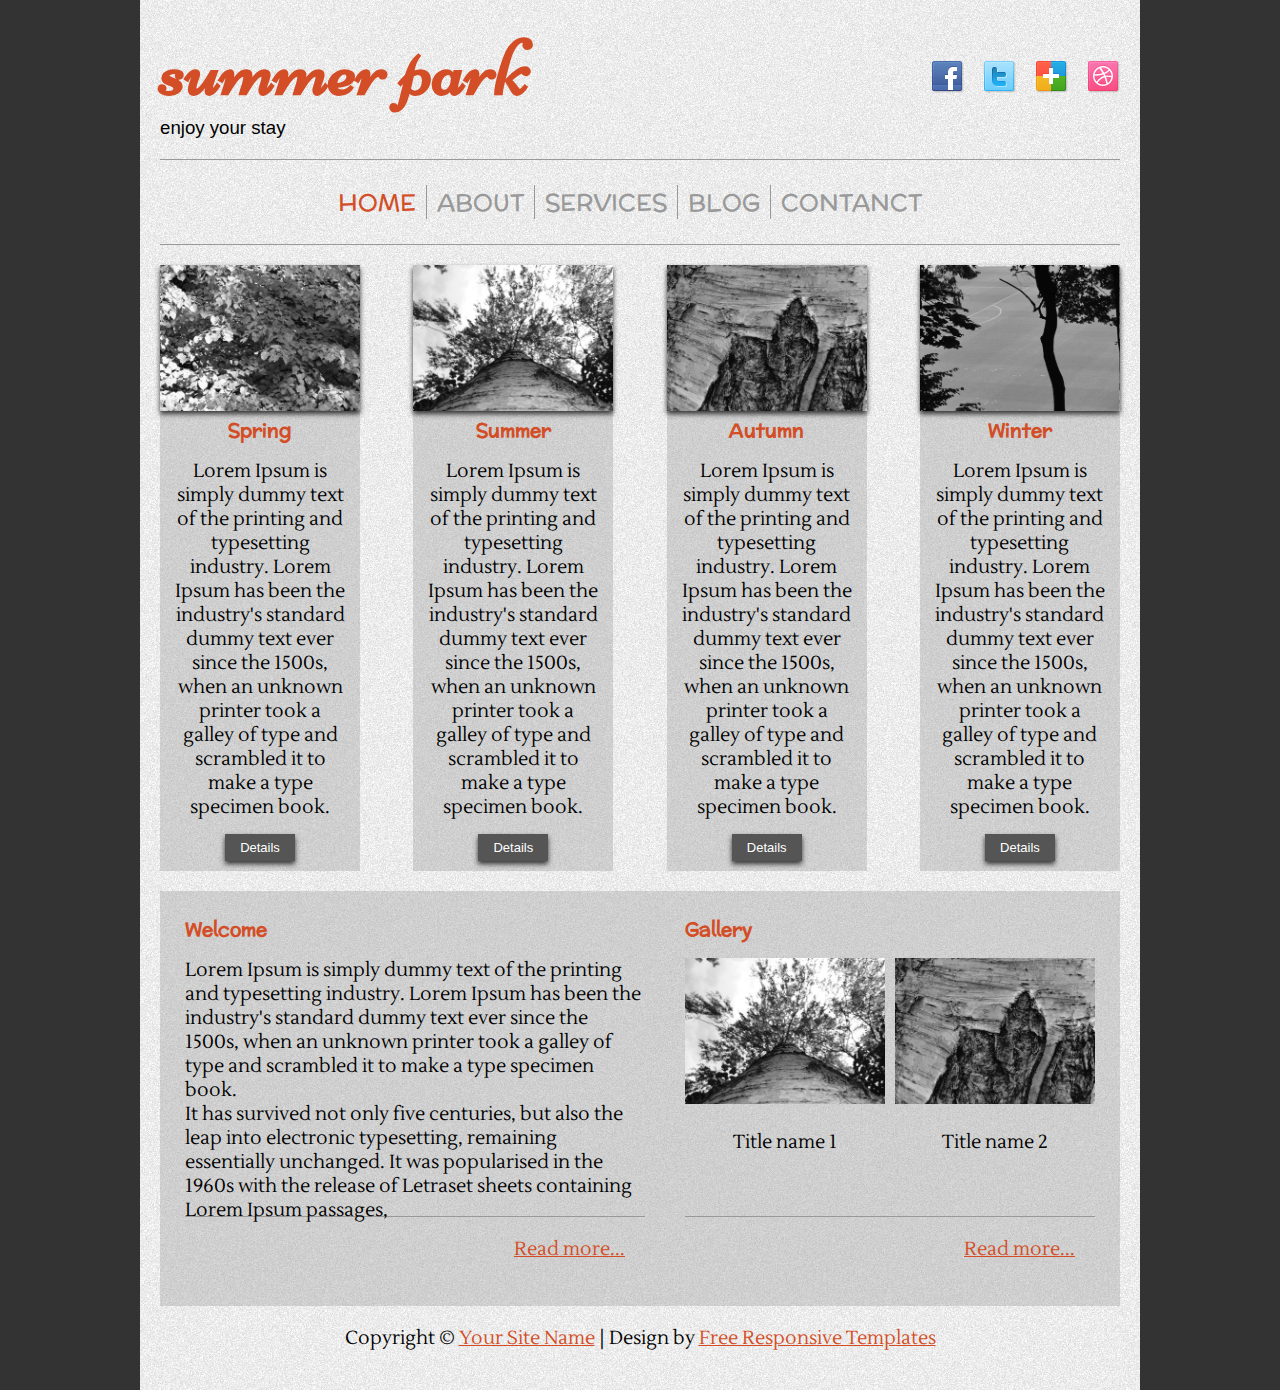
<file: 06.Summer_parkmaterial/index.html>
<!DOCTYPE html>
<html lang="es">
<head>
    <meta charset="UTF-8">
    <meta name="viewport" content="width=device-width, initial-scale=1.0">
    <link rel="stylesheet" href="styles/styles.css">
    <title>Document</title>
</head>
<body>
    <div class="container">
        <header class="header">
            <div class="logo">
                <h1>summer park</h1>
                <p>enjoy your stay</p>
            </div>
            <div class="socials">
                <ul>
                    <li><a href=""><img src="images/facebook.png" alt="facebook"></a></li>
                    <li><a href=""><img src="images/twitter.png" alt="twitter"></a></li>
                    <li><a href=""><img src="images/googleplus.png" alt="google plus"></a></li>
                    <li><a href=""><img src="images/dribbble.png" alt="dribble"></a></li>
                </ul>
            </div>
        </header>
        <nav class="navbar">
            <ul>
                <li><a class="active" href="">home</a></li>
                <li><a href="">about</a></li>
                <li><a href="">services</a></li>
                <li><a href="">blog</a></li>
                <li><a href="">contanct</a></li>
            </ul>
        </nav>
        <section class="seassons">
            <article class="card">
                <img src="images/pic1.jpg" alt="Primavera">
                <h2>Spring</h2>
                <p>Lorem Ipsum is simply dummy text of the printing and typesetting industry. Lorem Ipsum has been the industry's standard dummy text ever since the 1500s, when an unknown printer took a galley of type and scrambled it to make a type specimen book.</p>
                <button>Details</button>
            </article>
            <article class="card">
                <img src="images/pic2.jpg" alt="Verano">
                <h2>Summer</h2>
                <p>Lorem Ipsum is simply dummy text of the printing and typesetting industry. Lorem Ipsum has been the industry's standard dummy text ever since the 1500s, when an unknown printer took a galley of type and scrambled it to make a type specimen book.</p>
                <button>Details</button>
            </article>
            <article class="card">
                <img src="images/pic3.jpg" alt="Otoño">
                <h2>Autumn</h2>
                <p>Lorem Ipsum is simply dummy text of the printing and typesetting industry. Lorem Ipsum has been the industry's standard dummy text ever since the 1500s, when an unknown printer took a galley of type and scrambled it to make a type specimen book.</p>
                <button>Details</button>
            </article>
            <article class="card">
                <img src="images/pic4.jpg" alt="Invierno">
                <h2>Winter</h2>
                <p>Lorem Ipsum is simply dummy text of the printing and typesetting industry. Lorem Ipsum has been the industry's standard dummy text ever since the 1500s, when an unknown printer took a galley of type and scrambled it to make a type specimen book.</p>
                <button>Details</button>
            </article>
        </section>
        <section class="info">
            <div class="welcome">
                <div class="welcome-content">
                    <h2>Welcome</h2>
                    <p>Lorem Ipsum is simply dummy text of the printing and typesetting industry. Lorem Ipsum has been the industry's standard dummy text ever since the 1500s, when an unknown printer took a galley of type and scrambled it to make a type specimen book.</p>
                    <p>It has survived not only five centuries, but also the leap into electronic typesetting, remaining essentially unchanged. It was popularised in the 1960s with the release of Letraset sheets containing Lorem Ipsum passages,</p>
                </div>
                <a href="" class="read-more">Read more...</a>
            </div>
            <div class="gallery">
                <div class="gallery-content">
                    <h2>Gallery</h2>
                    <div class="images">
                        <div class="image">
                            <img src="images/pic2.jpg" alt="">
                            <p>Title name 1</p>
                        </div>
                        <div class="image">
                            <img src="images/pic3.jpg" alt="">
                            <p>Title name 2</p>
                        </div>
                    </div>
                </div>
                <a href="" class="read-more">Read more...</a>
            </div>
        </section>
        <footer>
            <p>Copyright © <span>Your Site Name</span> | Design by <span>Free Responsive Templates</span></p>
        </footer>
    </div>
</body>
</html>
</file>
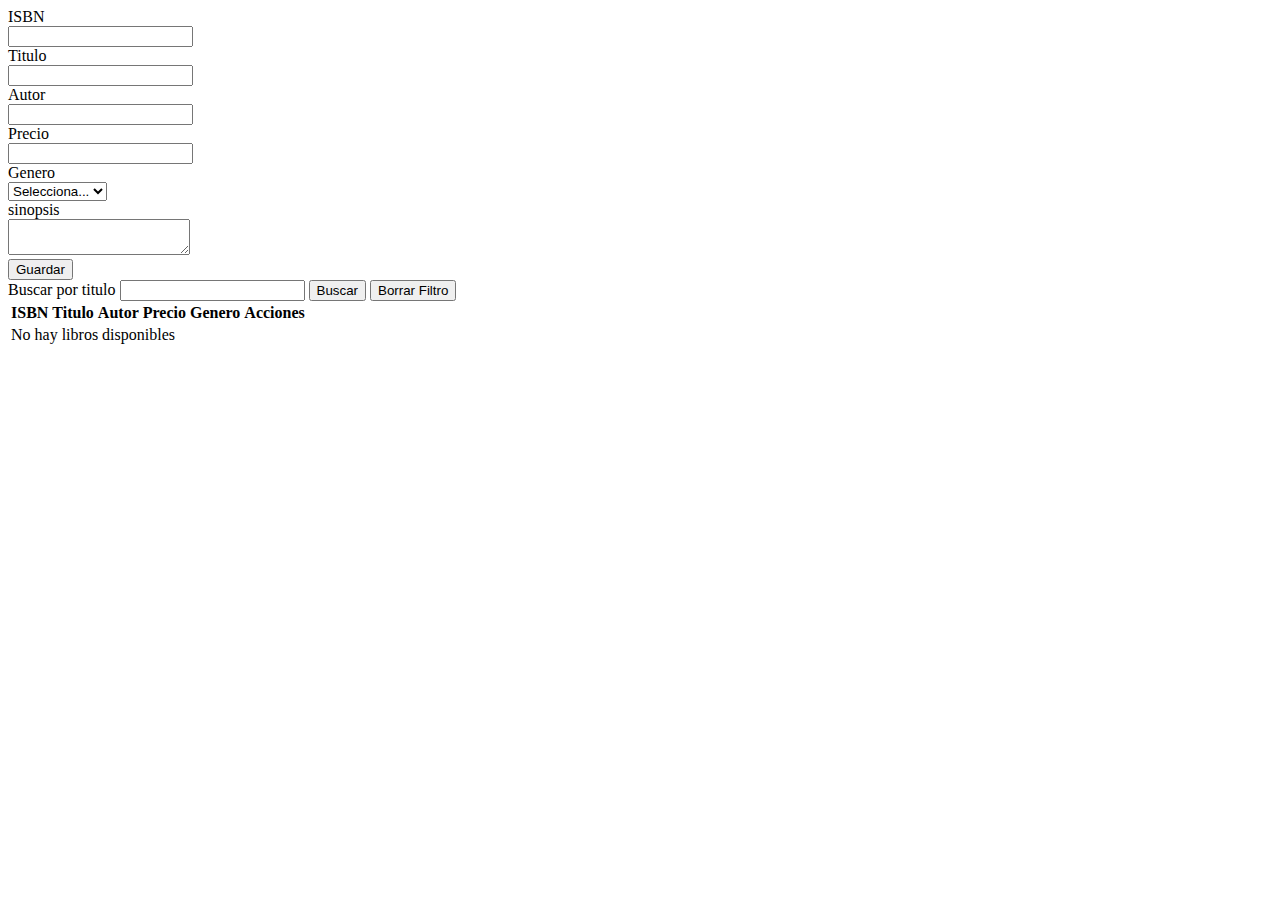
<file: biblioteca/index.html>
<!DOCTYPE html>
<html lang="en">
<head>
    <meta charset="UTF-8">
    <meta name="viewport" content="width=device-width, initial-scale=1.0">
    <title>Document</title>
    <link rel="stylesheet" href="css/styles.css">
</head>
<body>
    <form action="">
        <label for="isbn">ISBN</label>
        <input type="text" name="isbn" id="isbn">

        <label for="titulo">Titulo</label>
        <input type="text" name="titulo" id="titulo">

        <label for="autor">Autor</label>
        <input type="text" name="autor" id="autor">

        <label for="precio">Precio</label>
        <input type="number" name="precio" id="precio">

        <label for="genero">Genero</label>
        <select name="genero" id="genero">
            <option value="0">Selecciona...</option>
            <option value="aventuras">Aventuras</option>
            <option value="terror">Terror</option>
            <option value="fantasia">Fantasia</option>
        </select>

        <label for="sinopsis">sinopsis</label>
        <textarea name="sinopsis" id="sinopsis"></textarea>

        <div>
            <button type="button" id="btnGuardar">Guardar</button>
            <button type="button" id="btnEditar">Editar</button>
        </div>
        
    </form>

    <div>
        <label for="buscar">Buscar por titulo</label>
        <input type="text" name="buscar" id="buscar">
        <button type="button" id="btnBuscar">Buscar</button>
        <button type="button" id="btnBorrarFiltro">Borrar Filtro</button>
    </div>

    <table>
        <thead>
            <tr>
                <th>ISBN</th>
                <th>Titulo</th>
                <th>Autor</th>
                <th>Precio</th>
                <th>Genero</th>
                <th>Acciones</th>
            </tr>
        </thead>
        <tbody id="cuerpoTabla"></tbody>
    </table>
    
    <script src="js/scripts.js"></script>
</body>
</html>
</file>
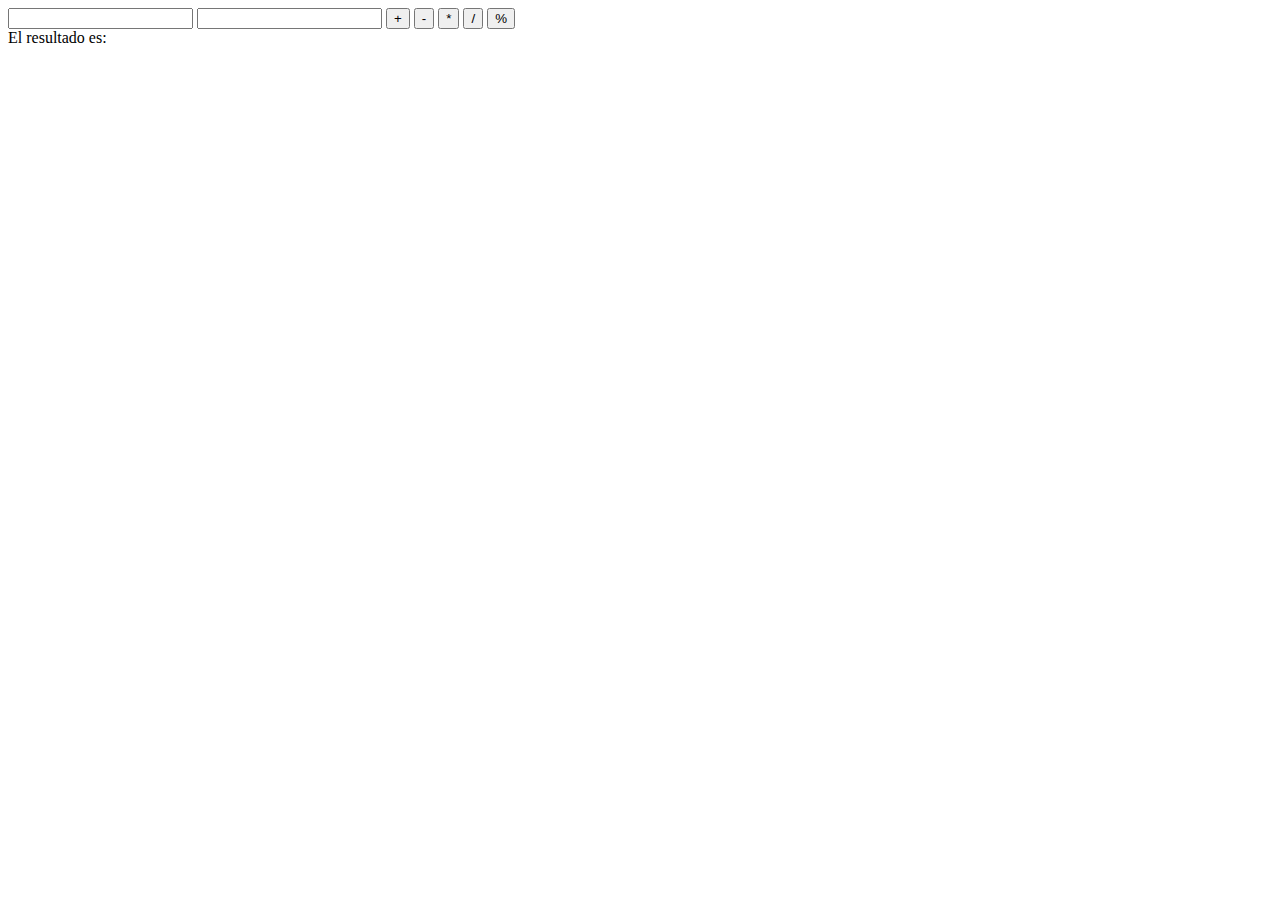
<file: calculadora/index.html>
<!DOCTYPE html>
<html lang="en">
<head>
    <meta charset="UTF-8">
    <meta name="viewport" content="width=device-width, initial-scale=1.0">
    <title>Calculador</title>
</head>
<body>
    <input type="text" name="numero1" id="numero1">
    <input type="text" name="numero2" id="numero2">
    <button type="button" onclick="operaciones('sumar')">+</button>
    <button type="button" onclick="operaciones('restar')">-</button>
    <button type="button" onclick="operaciones('multiplicar')">*</button>
    <button type="button" onclick="operaciones('dividir')">/</button>
    <button type="button" onclick="operaciones('porcentaje')">%</button>
    <div>El resultado es: <span id="resultado"></span></div>
    <script src="scripts/scripts.js"></script>
</body>
</html>
</file>
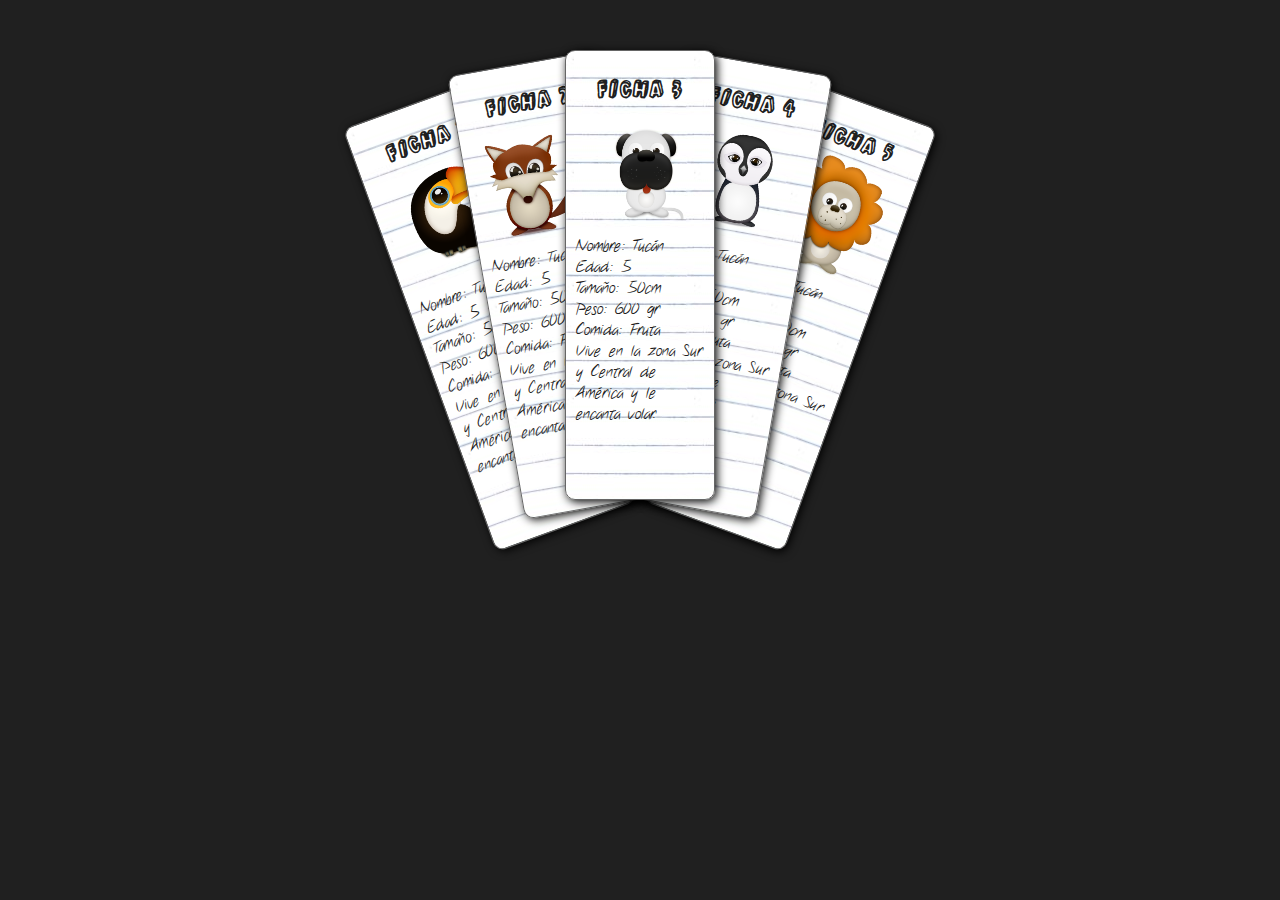
<file: cartas/index.html>
<!DOCTYPE html>
<html lang="en">
<head>
    <meta charset="UTF-8">
    <meta name="viewport" content="width=device-width, initial-scale=1.0">
    <title>Cartas</title>
    <link rel="stylesheet" href="styles/styles.css">
</head>
<body>
    <main>
        <ul class="cartas">
            <li class="card1">
                <h2>Ficha 1</h2>
                <img src="images/tucan.png" alt="Tucan" width="130px" height="130px">
                <p>
                   Nombre: Tuc&aacute;n<br>
                   Edad: 5 <br>
                   Tama&ntilde;o: 50cm <br>
                   Peso: 600 gr <br>
                   Comida: Fruta <br>
                   Vive en la zona Sur y Central de Am&eacute;rica y le encanta volar.
                </p>
            </li>
            <li class="card2">
                <h2>Ficha 2</h2>
                <img src="images/zorro.png" alt="Zorro" width="130px" height="130px">
                <p>
                    Nombre: Tuc&aacute;n<br>
                    Edad: 5 <br>
                    Tama&ntilde;o: 50cm <br>
                    Peso: 600 gr <br>
                    Comida: Fruta <br>
                    Vive en la zona Sur y Central de Am&eacute;rica y le encanta volar.
                 </p>                
            </li>
            <li class="card3">
                <h2>Ficha 3</h2>
                <img src="images/perro.png" alt="Perro" width="130px" height="130px">
                <p>
                    Nombre: Tuc&aacute;n<br>
                    Edad: 5 <br>
                    Tama&ntilde;o: 50cm <br>
                    Peso: 600 gr <br>
                    Comida: Fruta <br>
                    Vive en la zona Sur y Central de Am&eacute;rica y le encanta volar.
                 </p>                
            </li>
            <li class="card4">
                <h2>Ficha 4</h2>
                <img src="images/ping.png" alt="Pingüino" width="130px" height="130px">
                <p>
                    Nombre: Tuc&aacute;n<br>
                    Edad: 5 <br>
                    Tama&ntilde;o: 50cm <br>
                    Peso: 600 gr <br>
                    Comida: Fruta <br>
                    Vive en la zona Sur y Central de Am&eacute;rica y le encanta volar.
                 </p>                
            </li>
            <li class="card5">
                <h2>Ficha 5</h2>
                <img src="images/leon.png" alt="León" width="130px" height="130px">
                <p>
                    Nombre: Tuc&aacute;n<br>
                    Edad: 5 <br>
                    Tama&ntilde;o: 50cm <br>
                    Peso: 600 gr <br>
                    Comida: Fruta <br>
                    Vive en la zona Sur y Central de Am&eacute;rica y le encanta volar.
                 </p>                
            </li>
        </ul>
    </main>
</body>
</html>
</file>
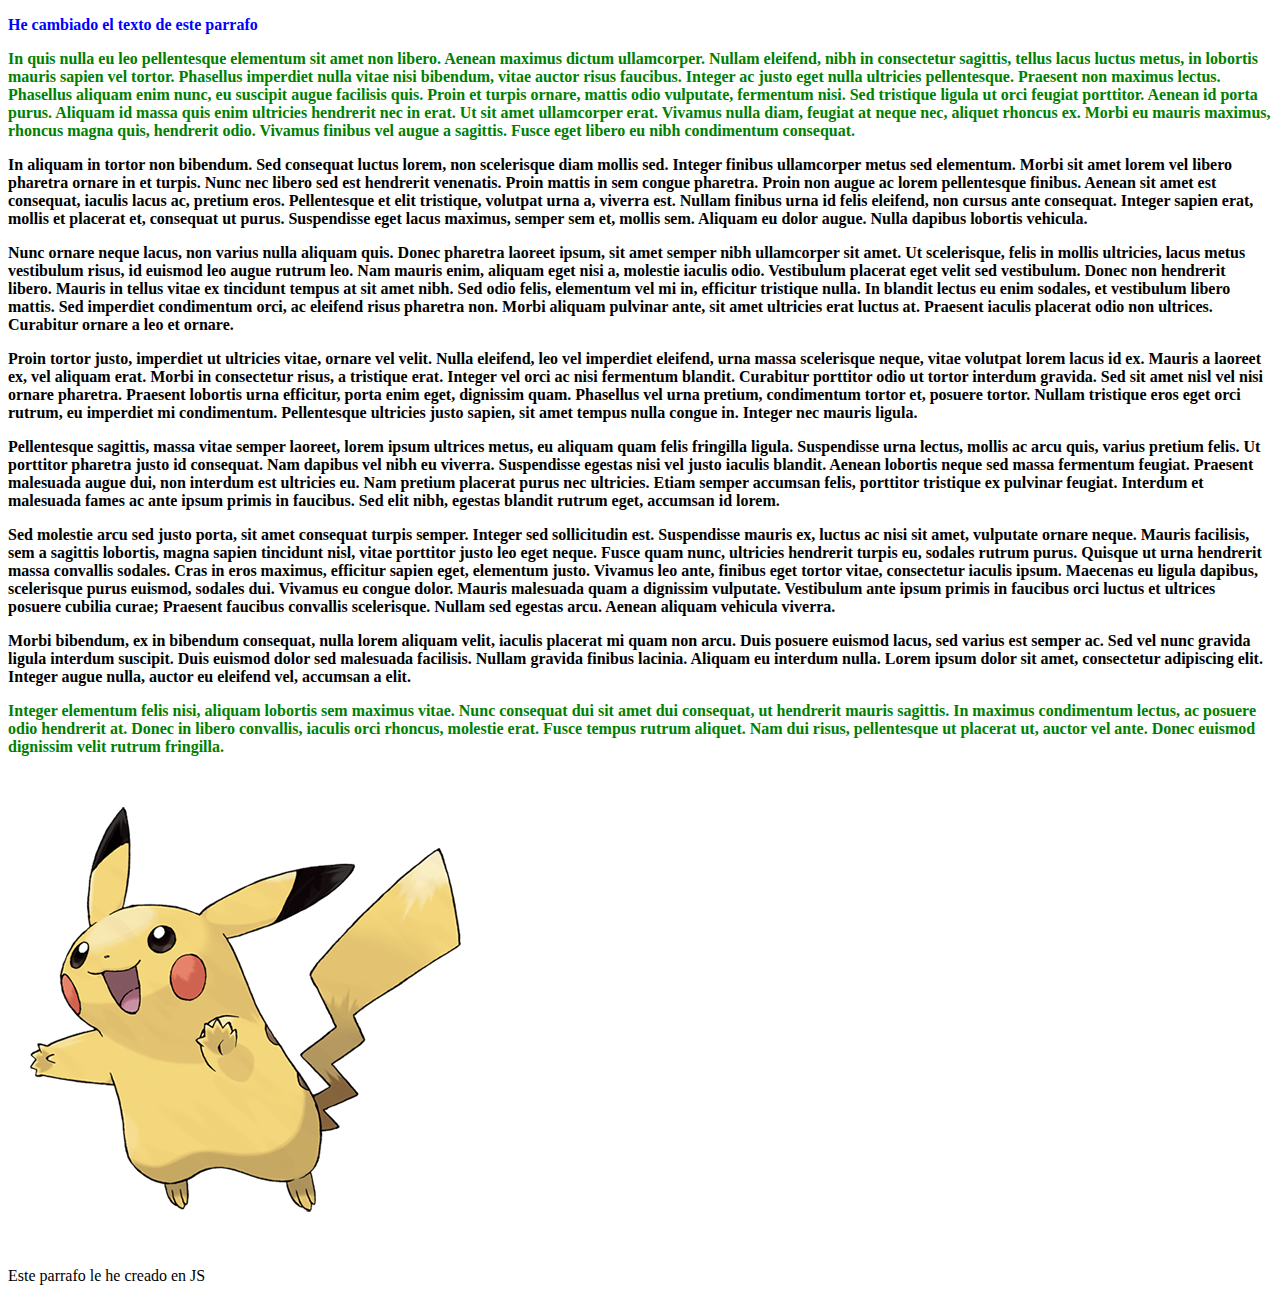
<file: DOM/index.html>
<!DOCTYPE html>
<html lang="en">

<head>
    <meta charset="UTF-8">
    <meta name="viewport" content="width=device-width, initial-scale=1.0">
    <title>Document</title>
</head>

<body>
    <p id="parrafo">Lorem ipsum dolor sit amet, consectetur adipiscing elit. Fusce nibh lorem, egestas condimentum ultrices sit amet,
        facilisis ac lectus. Interdum et malesuada fames ac ante ipsum primis in faucibus. Maecenas facilisis a massa
        sed pretium. Quisque velit erat, aliquet sit amet luctus nec, elementum sed augue. Duis eget elementum orci.
        Vestibulum rutrum ex eros, at sodales libero rhoncus vel. Morbi tristique pretium metus vel condimentum.
        Curabitur ipsum quam, consectetur at felis sit amet, cursus euismod magna. Donec risus lorem, vulputate in arcu
        eu, mollis pellentesque nisl.</p>

    <p class="parrafoClass">In quis nulla eu leo pellentesque elementum sit amet non libero. Aenean maximus dictum ullamcorper. Nullam
        eleifend, nibh in consectetur sagittis, tellus lacus luctus metus, in lobortis mauris sapien vel tortor.
        Phasellus imperdiet nulla vitae nisi bibendum, vitae auctor risus faucibus. Integer ac justo eget nulla
        ultricies pellentesque. Praesent non maximus lectus. Phasellus aliquam enim nunc, eu suscipit augue facilisis
        quis. Proin et turpis ornare, mattis odio vulputate, fermentum nisi. Sed tristique ligula ut orci feugiat
        porttitor. Aenean id porta purus. Aliquam id massa quis enim ultricies hendrerit nec in erat. Ut sit amet
        ullamcorper erat. Vivamus nulla diam, feugiat at neque nec, aliquet rhoncus ex. Morbi eu mauris maximus, rhoncus
        magna quis, hendrerit odio. Vivamus finibus vel augue a sagittis. Fusce eget libero eu nibh condimentum
        consequat.</p>

    <p>In aliquam in tortor non bibendum. Sed consequat luctus lorem, non scelerisque diam mollis sed. Integer finibus
        ullamcorper metus sed elementum. Morbi sit amet lorem vel libero pharetra ornare in et turpis. Nunc nec libero
        sed est hendrerit venenatis. Proin mattis in sem congue pharetra. Proin non augue ac lorem pellentesque finibus.
        Aenean sit amet est consequat, iaculis lacus ac, pretium eros. Pellentesque et elit tristique, volutpat urna a,
        viverra est. Nullam finibus urna id felis eleifend, non cursus ante consequat. Integer sapien erat, mollis et
        placerat et, consequat ut purus. Suspendisse eget lacus maximus, semper sem et, mollis sem. Aliquam eu dolor
        augue. Nulla dapibus lobortis vehicula.</p>

    <p>Nunc ornare neque lacus, non varius nulla aliquam quis. Donec pharetra laoreet ipsum, sit amet semper nibh
        ullamcorper sit amet. Ut scelerisque, felis in mollis ultricies, lacus metus vestibulum risus, id euismod leo
        augue rutrum leo. Nam mauris enim, aliquam eget nisi a, molestie iaculis odio. Vestibulum placerat eget velit
        sed vestibulum. Donec non hendrerit libero. Mauris in tellus vitae ex tincidunt tempus at sit amet nibh. Sed
        odio felis, elementum vel mi in, efficitur tristique nulla. In blandit lectus eu enim sodales, et vestibulum
        libero mattis. Sed imperdiet condimentum orci, ac eleifend risus pharetra non. Morbi aliquam pulvinar ante, sit
        amet ultricies erat luctus at. Praesent iaculis placerat odio non ultrices. Curabitur ornare a leo et ornare.
    </p>

    <p>Proin tortor justo, imperdiet ut ultricies vitae, ornare vel velit. Nulla eleifend, leo vel imperdiet eleifend,
        urna massa scelerisque neque, vitae volutpat lorem lacus id ex. Mauris a laoreet ex, vel aliquam erat. Morbi in
        consectetur risus, a tristique erat. Integer vel orci ac nisi fermentum blandit. Curabitur porttitor odio ut
        tortor interdum gravida. Sed sit amet nisl vel nisi ornare pharetra. Praesent lobortis urna efficitur, porta
        enim eget, dignissim quam. Phasellus vel urna pretium, condimentum tortor et, posuere tortor. Nullam tristique
        eros eget orci rutrum, eu imperdiet mi condimentum. Pellentesque ultricies justo sapien, sit amet tempus nulla
        congue in. Integer nec mauris ligula.</p>

    <p>Pellentesque sagittis, massa vitae semper laoreet, lorem ipsum ultrices metus, eu aliquam quam felis fringilla
        ligula. Suspendisse urna lectus, mollis ac arcu quis, varius pretium felis. Ut porttitor pharetra justo id
        consequat. Nam dapibus vel nibh eu viverra. Suspendisse egestas nisi vel justo iaculis blandit. Aenean lobortis
        neque sed massa fermentum feugiat. Praesent malesuada augue dui, non interdum est ultricies eu. Nam pretium
        placerat purus nec ultricies. Etiam semper accumsan felis, porttitor tristique ex pulvinar feugiat. Interdum et
        malesuada fames ac ante ipsum primis in faucibus. Sed elit nibh, egestas blandit rutrum eget, accumsan id lorem.
    </p>

    <p>Sed molestie arcu sed justo porta, sit amet consequat turpis semper. Integer sed sollicitudin est. Suspendisse
        mauris ex, luctus ac nisi sit amet, vulputate ornare neque. Mauris facilisis, sem a sagittis lobortis, magna
        sapien tincidunt nisl, vitae porttitor justo leo eget neque. Fusce quam nunc, ultricies hendrerit turpis eu,
        sodales rutrum purus. Quisque ut urna hendrerit massa convallis sodales. Cras in eros maximus, efficitur sapien
        eget, elementum justo. Vivamus leo ante, finibus eget tortor vitae, consectetur iaculis ipsum. Maecenas eu
        ligula dapibus, scelerisque purus euismod, sodales dui. Vivamus eu congue dolor. Mauris malesuada quam a
        dignissim vulputate. Vestibulum ante ipsum primis in faucibus orci luctus et ultrices posuere cubilia curae;
        Praesent faucibus convallis scelerisque. Nullam sed egestas arcu. Aenean aliquam vehicula viverra.</p>

    <p>Morbi bibendum, ex in bibendum consequat, nulla lorem aliquam velit, iaculis placerat mi quam non arcu. Duis
        posuere euismod lacus, sed varius est semper ac. Sed vel nunc gravida ligula interdum suscipit. Duis euismod
        dolor sed malesuada facilisis. Nullam gravida finibus lacinia. Aliquam eu interdum nulla. Lorem ipsum dolor sit
        amet, consectetur adipiscing elit. Integer augue nulla, auctor eu eleifend vel, accumsan a elit.</p>

    <p id="borrar">Sed blandit commodo purus, sit amet ultricies nisi sagittis et. Vestibulum eu dolor eleifend, cursus nunc in,
        efficitur odio. Donec non est urna. Aenean eu ipsum ex. Donec diam ipsum, feugiat at mauris quis, ullamcorper
        mollis lacus. Sed nec accumsan risus. Quisque neque libero, tristique non libero in, bibendum commodo ligula.
    </p>

    <p class="parrafoClass">Integer elementum felis nisi, aliquam lobortis sem maximus vitae. Nunc consequat dui sit amet dui consequat, ut
        hendrerit mauris sagittis. In maximus condimentum lectus, ac posuere odio hendrerit at. Donec in libero
        convallis, iaculis orci rhoncus, molestie erat. Fusce tempus rutrum aliquet. Nam dui risus, pellentesque ut
        placerat ut, auctor vel ante. Donec euismod dignissim velit rutrum fringilla.</p>

    <img src="img/pika.png" id="imagen" onclick="cambioImagen()" alt="">
        <script src="scripts/script.js"></script>
    </body>

</html>
</file>
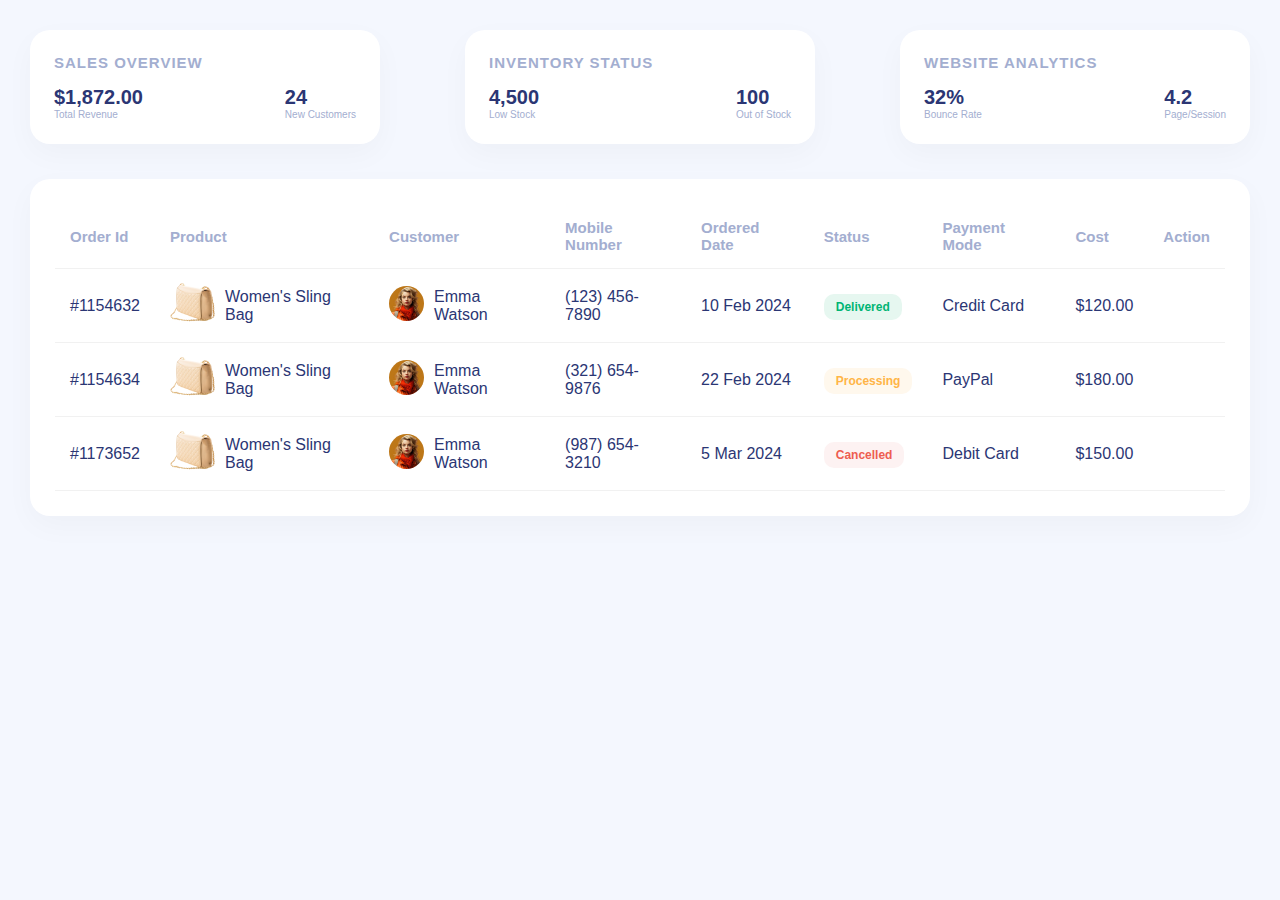
<file: ejercicio tablas/index.html>
<!DOCTYPE html>
<html lang="en">

<head>
    <meta charset="UTF-8">
    <meta name="viewport" content="width=device-width, initial-scale=1.0">
    <title>Dashboard</title>
    <link rel="stylesheet" href="styles/styles.css">
</head>

<body>
    <main>
        <section class="stats">
            <div class="card">
                <h2>Sales Overview</h2>
                <div class="card-content">
                    <div>
                        <span class="value">$1,872.00</span>
                        <span class="title">Total Revenue</span>
                    </div>
                    <div>
                        <span class="value">24</span>
                        <span class="title">New Customers</span>
                    </div>
                </div>
            </div>
            <div class="card">
                <h2>Inventory Status</h2>
                <div class="card-content">
                    <div>
                        <span class="value">4,500</span>
                        <span class="title">Low Stock</span>
                    </div>
                    <div>
                        <span class="value">100</span>
                        <span class="title">Out of Stock</span>
                    </div>
                </div>
            </div>
            <div class="card">
                <h2>Website Analytics</h2>
                <div class="card-content">
                    <div>
                        <span class="value">32%</span>
                        <span class="title">Bounce Rate</span>
                    </div>
                    <div>
                        <span class="value">4.2</span>
                        <span class="title">Page/Session</span>
                    </div>
                </div>
            </div>
        </section>
        <section class="table">
            <table>
                <thead>
                    <tr>
                        <th>Order Id</th>
                        <th>Product</th>
                        <th>Customer</th>
                        <th>Mobile Number</th>
                        <th>Ordered Date</th>
                        <th>Status</th>
                        <th>Payment Mode</th>
                        <th>Cost</th>
                        <th>Action</th>
                    </tr>
                </thead>
                <tbody>
                    <tr>
                        <td>#1154632</td>
                        <td>
                            <div class="product-img-cell">
                            <div><img src="img/1-CrMW-aSq.png" alt="bolso"></div>
                            <div>Women's Sling Bag</div>
                            </div>
                        </td>
                        <td>
                            <div class="user-img-cell">
                            <div><img src="img/5-Bv-UoV4N.jpg" alt=""></div>
                            <div>Emma Watson</div> 
                            </div>
                        </td>
                        <td>(123) 456-7890</td>
                        <td>10 Feb 2024</td>
                        <td><span class="status delivered">Delivered</span></td>
                        <td>Credit Card</td>
                        <td>$120.00</td>
                        <td></td>
                    </tr>
                    <tr>
                        <td>#1154634</td>
                        <td>
                            <div class="product-img-cell">
                            <div><img src="img/1-CrMW-aSq.png" alt="bolso"></div>
                            <div>Women's Sling Bag</div>
                            </div>
                        </td>
                        <td>
                            <div class="user-img-cell">
                            <div><img src="img/5-Bv-UoV4N.jpg" alt=""></div>
                            <div>Emma Watson</div> 
                            </div>
                        </td>
                        <td>(321) 654-9876</td>
                        <td>22 Feb 2024</td>
                        <td><span class="status processing">Processing</span></td>
                        <td>PayPal</td>
                        <td>$180.00</td>
                        <td></td>
                    </tr>
                    <tr>
                        <td>#1173652</td>
                        <td>
                            <div class="product-img-cell">
                            <div><img src="img/1-CrMW-aSq.png" alt="bolso"></div>
                            <div>Women's Sling Bag</div>
                            </div>
                        </td>
                        <td>
                            <div class="user-img-cell">
                            <div><img src="img/5-Bv-UoV4N.jpg" alt=""></div>
                            <div>Emma Watson</div> 
                            </div>
                        </td>
                        <td>(987) 654-3210</td>
                        <td>5 Mar 2024</td>
                        <td><span class="status cancelled">Cancelled</span></td>
                        <td>Debit Card</td>
                        <td>$150.00</td>
                        <td></td>
                    </tr>
                </tbody>
            </table>
        </section>
    </main>
</body>

</html>
</file>
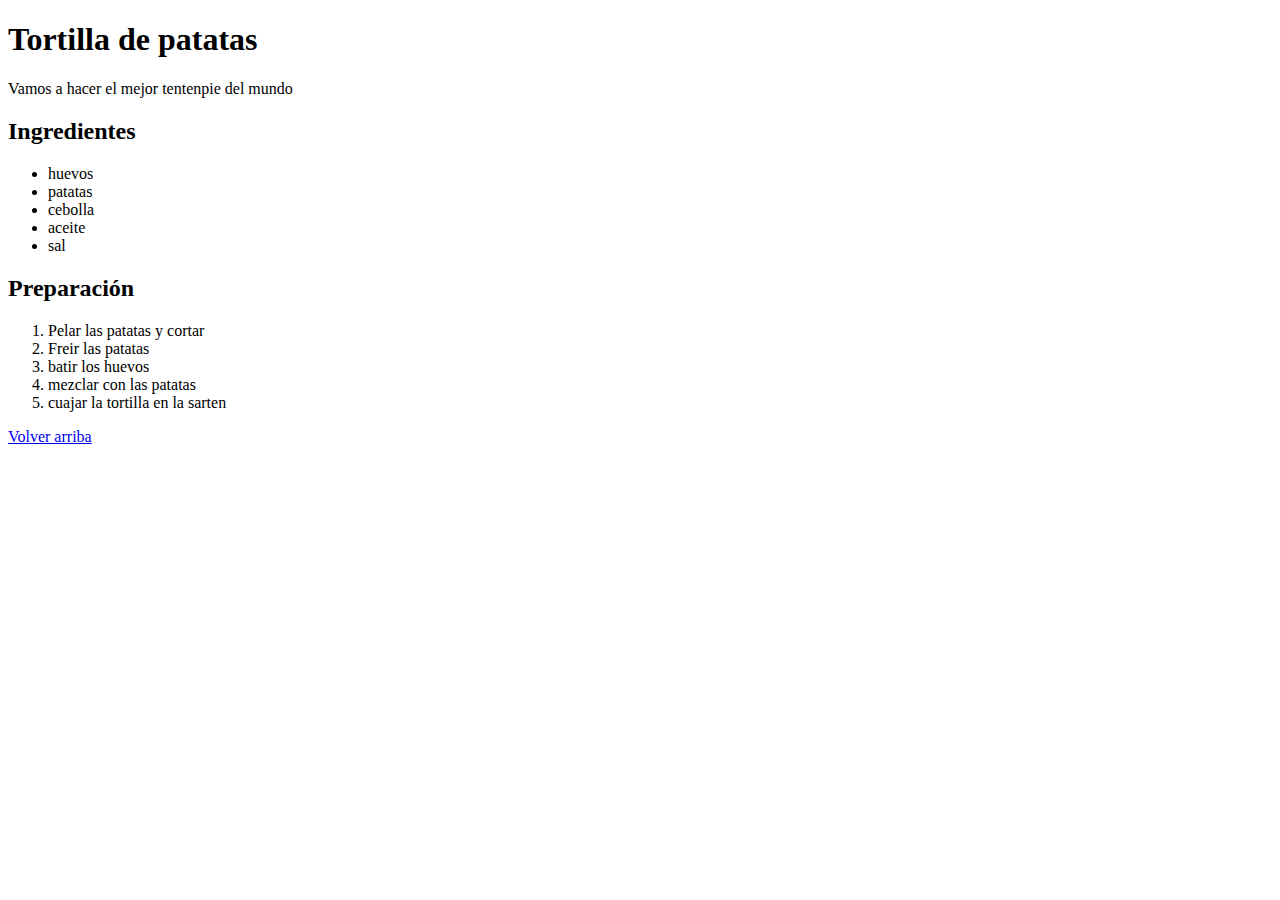
<file: ejercicio2/index.html>
<!DOCTYPE html>
<html lang="en">
<head>
    <meta charset="UTF-8">
    <meta name="viewport" content="width=device-width, initial-scale=1.0">
    <title>Receta</title>
</head>
<body>
    <header id="cabecera">
        <h1>Tortilla de patatas</h1>
        <p>Vamos a hacer el mejor tentenpie del mundo</p>
    </header>
    <main>
        <section>
            <h2>Ingredientes</h2>
            <ul>
                <li>huevos</li>
                <li>patatas</li>
                <li>cebolla</li>
                <li>aceite</li>
                <li>sal</li>
            </ul>
            <h2>Preparación</h2>
            <ol>
                <li>Pelar las patatas y cortar</li>
                <li>Freir las patatas</li>
                <li>batir los huevos</li>
                <li>mezclar con las patatas</li>
                <li>cuajar la tortilla en la sarten</li>
            </ol>
        </section>
    </main>
    <footer>
        <p><a href="#cabecera">Volver arriba</a></p>
    </footer>
</body>
</html>
</file>
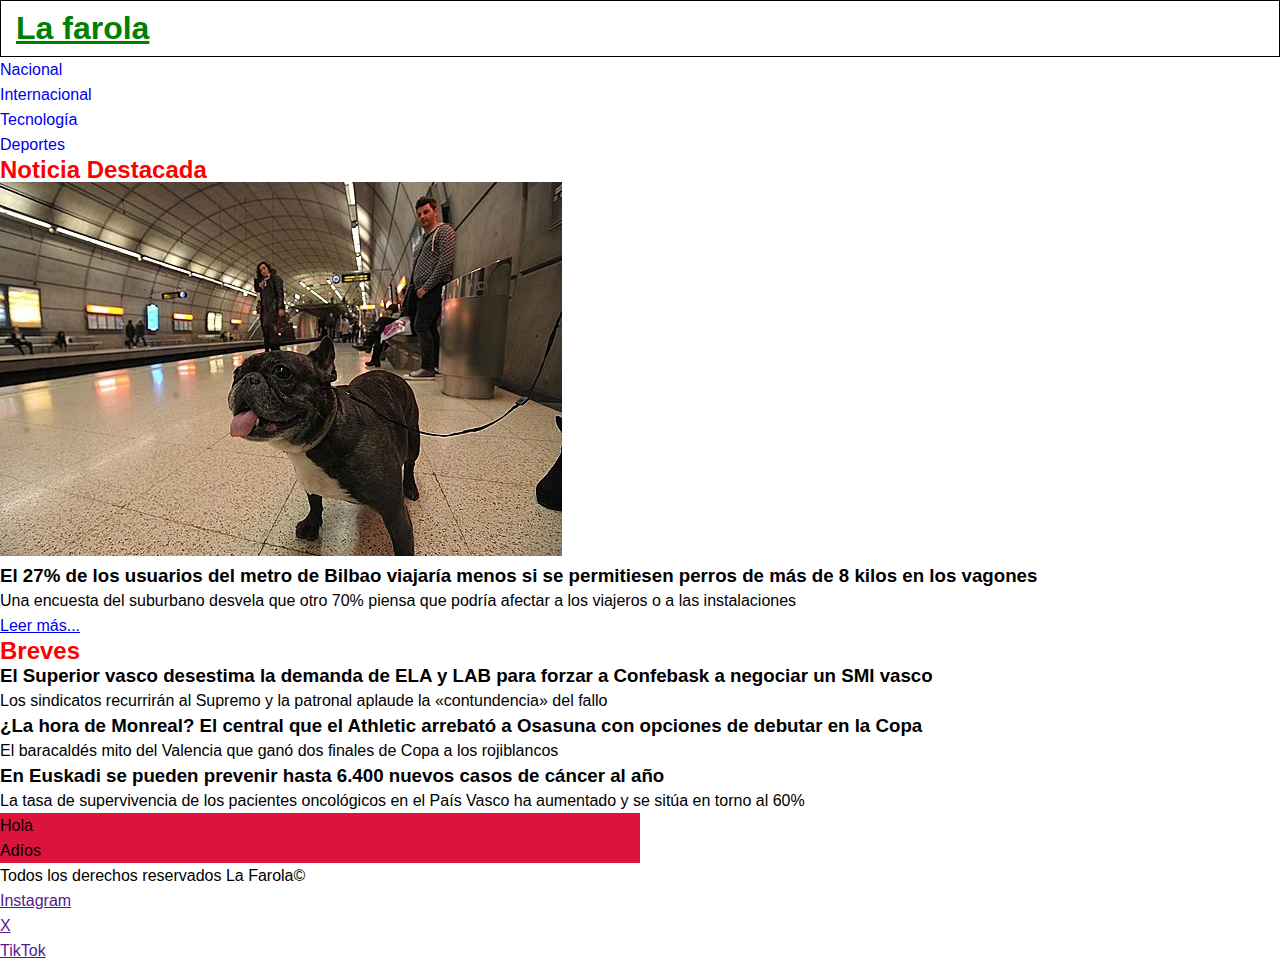
<file: ejercicio3/index.html>
<!DOCTYPE html>
<html lang="en">
<head>
    <meta charset="UTF-8">
    <meta name="viewport" content="width=device-width, initial-scale=1.0">
    <title>La Farola</title>
    <link rel="stylesheet" href="styles.css">
</head>
<body>
    <header>
        <h1 class="titular">La farola</h1>
        <nav>
            <ul id="menu">
                <li><a href="nacional.html">Nacional</a></li>
                <li><a href="internacional.html">Internacional</a></li>
                <li><a href="tecno.html">Tecnología</a></li>
                <li><a href="deportes.html">Deportes</a></li>
            </ul>
        </nav>
    </header>
    <main>
        <section>
            <h2>Noticia Destacada</h2>
            <article>
                <img src="perros-metro--562x393.webp">
                <h3>El 27% de los usuarios del metro de Bilbao viajaría menos si se permitiesen perros de más de 8 kilos en los vagones</h3>

                <p>Una encuesta del suburbano desvela que otro 70% piensa que podría afectar a los viajeros o a las instalaciones</p>

                <p><a href="noticia1.html">Leer más...</a></p>
            </article>
        </section>
        <section>
            <h2>Breves</h2>
            <article>
                <h3>El Superior vasco desestima la demanda de ELA y LAB para forzar a Confebask a negociar un SMI vasco</h3>
                <p>Los sindicatos recurrirán al Supremo y la patronal aplaude la «contundencia» del fallo</p>
            </article>
            <article>
                <h3>¿La hora de Monreal? El central que el Athletic arrebató a Osasuna con opciones de debutar en la Copa</h3>
                <p>El baracaldés mito del Valencia que ganó dos finales de Copa a los rojiblancos</p>
            </article>
            <article>
                <h3>En Euskadi se pueden prevenir hasta 6.400 nuevos casos de cáncer al año</h3>
                <p>La tasa de supervivencia de los pacientes oncológicos en el País Vasco ha aumentado y se sitúa en torno al 60%</p>
            </article>
        </section>
    </main>
    <div>
        <span>Hola</span>
        <span>Adíos</span>
    </div>
    <footer>
        <p>Todos los derechos reservados La Farola&copy;</p>
        <ul>
            <li><a href="">Instagram</a></li>
            <li><a href="">X</a></li>
            <li><a href="">TikTok</a></li>
        </ul>
    </footer>
</body>
</html>
</file>
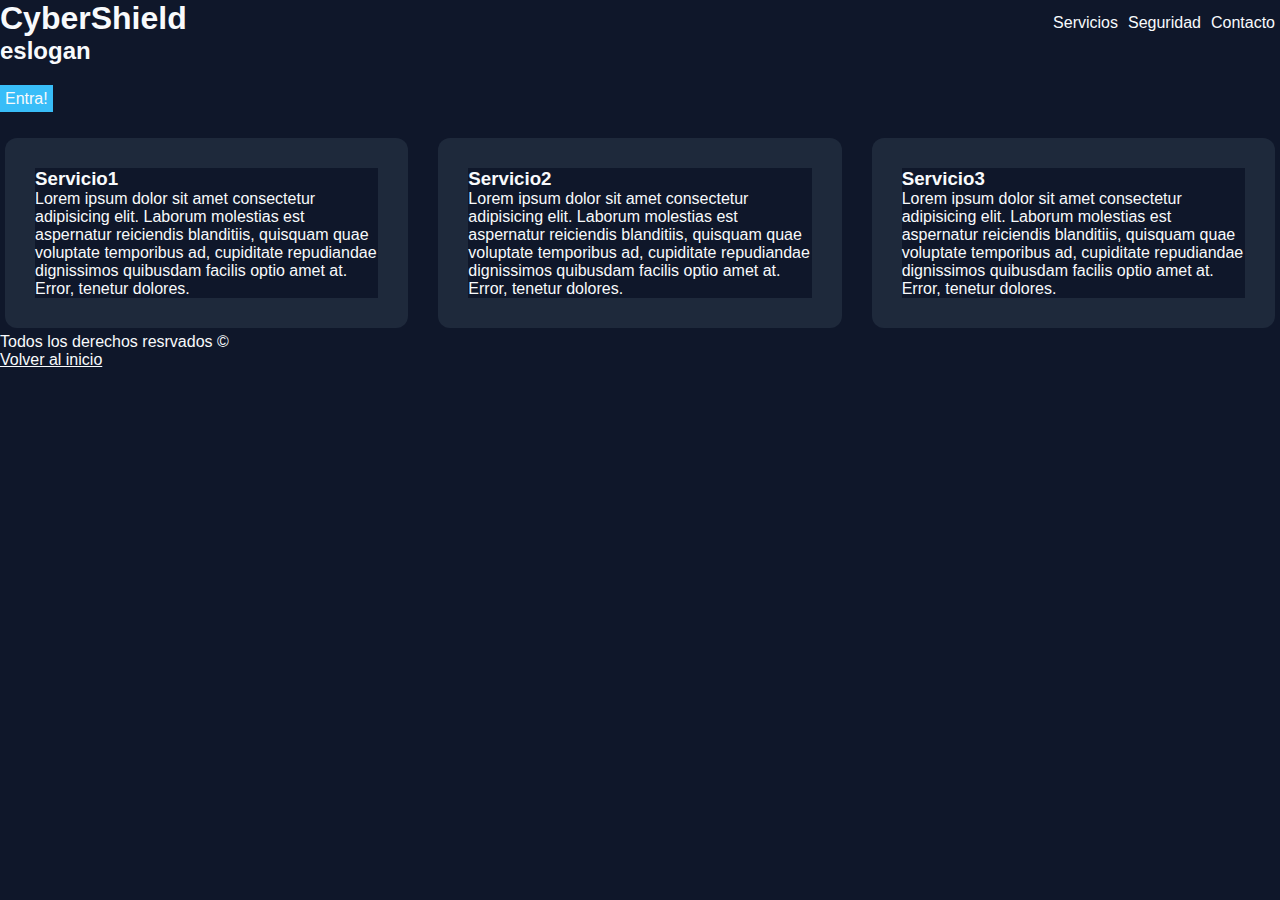
<file: ejercicioGuiado/index.html>
<!DOCTYPE html>
<html lang="en">
<head>
    <meta charset="UTF-8">
    <meta name="viewport" content="width=device-width, initial-scale=1.0">
    <title>Document</title>
    <link rel="stylesheet" href="styles.css">
</head>
<body id="cuerpo">
    <header>
        <h1>CyberShield</h1>
        <nav>
            <ul>
                <li>Servicios</li>
                <li>Seguridad</li>
                <li>Contacto</li>
            </ul>
        </nav>
    </header>
    <section id="hero">
        <h2>eslogan</h2>
        <div class="hero-btn">
            <a href="#" class="btn-main">
                Entra!
            </a>
        </div>
    </section>
    <section id="servicios">
        <div class="grid-servicios">
            <article class="card">
                <h3>Servicio1</h3>
                <p>Lorem ipsum dolor sit amet consectetur adipisicing elit. Laborum molestias est aspernatur reiciendis blanditiis, quisquam quae voluptate temporibus ad, cupiditate repudiandae dignissimos quibusdam facilis optio amet at. Error, tenetur dolores.</p>
            </article>
            <article class="card">
                <h3>Servicio2</h3>
                <p>Lorem ipsum dolor sit amet consectetur adipisicing elit. Laborum molestias est aspernatur reiciendis blanditiis, quisquam quae voluptate temporibus ad, cupiditate repudiandae dignissimos quibusdam facilis optio amet at. Error, tenetur dolores.</p>
            </article>
            <article class="card">
                <h3>Servicio3</h3>
                <p>Lorem ipsum dolor sit amet consectetur adipisicing elit. Laborum molestias est aspernatur reiciendis blanditiis, quisquam quae voluptate temporibus ad, cupiditate repudiandae dignissimos quibusdam facilis optio amet at. Error, tenetur dolores.</p>
            </article>
        </div>
    </section>
    <footer>
        <p>Todos los derechos resrvados &copy;</p>
        <a href="#cuerpo">Volver al inicio</a>
    </footer>
</body>
</html>
</file>
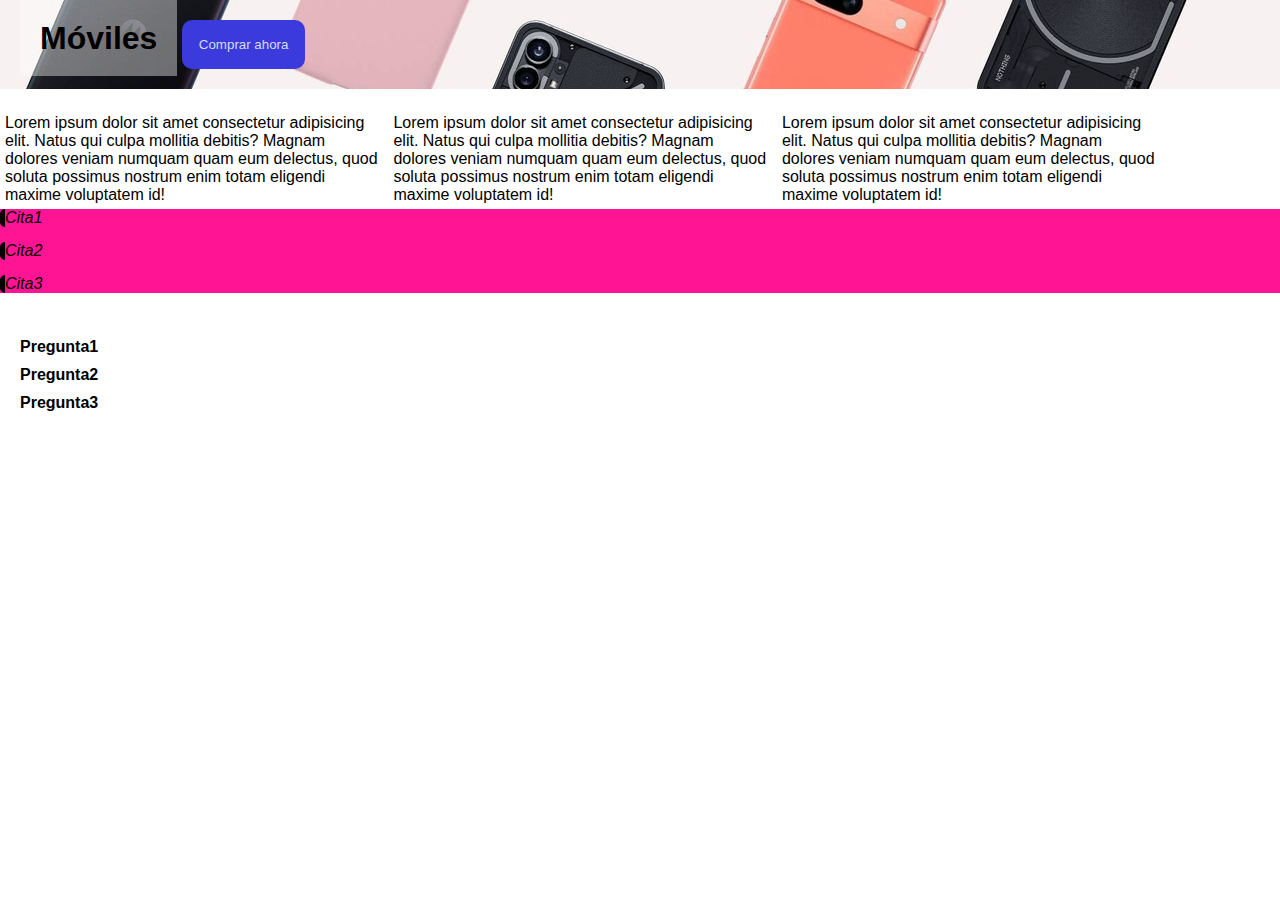
<file: ejercicioLanding/index.html>
<!DOCTYPE html>
<html lang="en">
<head>
    <meta charset="UTF-8">
    <meta name="viewport" content="width=device-width, initial-scale=1.0">
    <title>Document</title>
    <link rel="stylesheet" href="styles.css">
</head>
<body>
    <header>
        <h1>Móviles</h1>
        <button>Comprar ahora</button>
    </header>
    <section id="caracteristicas">
        <article>
            Lorem ipsum dolor sit amet consectetur adipisicing elit. Natus qui culpa mollitia debitis? Magnam dolores veniam numquam quam eum delectus, quod soluta possimus nostrum enim totam eligendi maxime voluptatem id!
        </article>
        <article>
            Lorem ipsum dolor sit amet consectetur adipisicing elit. Natus qui culpa mollitia debitis? Magnam dolores veniam numquam quam eum delectus, quod soluta possimus nostrum enim totam eligendi maxime voluptatem id!
        </article>
        <article>
            Lorem ipsum dolor sit amet consectetur adipisicing elit. Natus qui culpa mollitia debitis? Magnam dolores veniam numquam quam eum delectus, quod soluta possimus nostrum enim totam eligendi maxime voluptatem id!
        </article>
    </section>
    <section id="testimonios">
        <article>Cita1</article>
        <article>Cita2</article>
        <article>Cita3</article>
    </section>
    <section id="faq">
        <ul>
            <li>Pregunta1</li>
            <li>Pregunta2</li>
            <li>Pregunta3</li>
        </ul>
    </section>
</body>
</html>
</file>
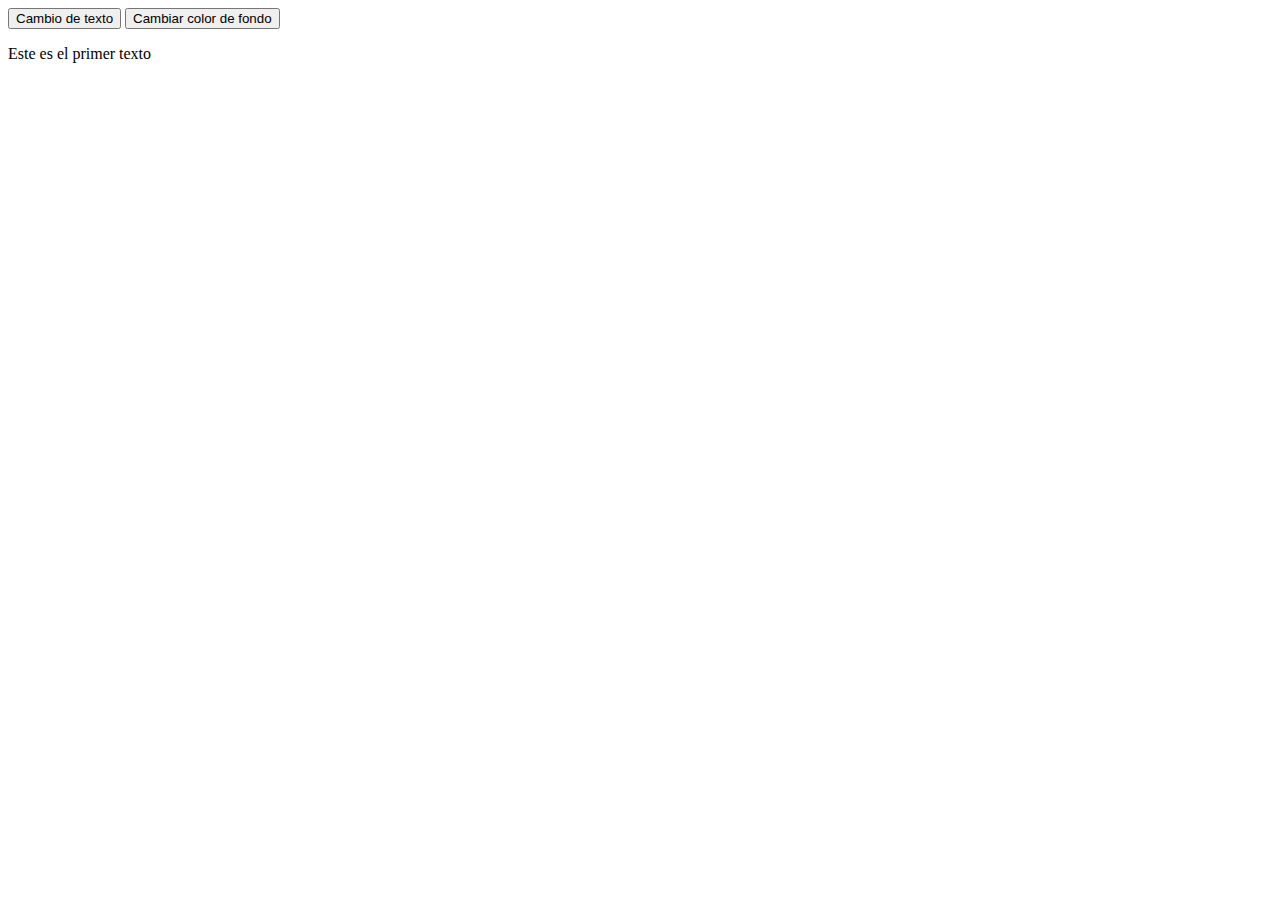
<file: ejercicios js/index.html>
<!DOCTYPE html>
<html lang="en">
<head>
    <meta charset="UTF-8">
    <meta name="viewport" content="width=device-width, initial-scale=1.0">
    <title>Document</title>
</head>
<body id="cuerpo">
    <button onclick="cambiarTextoParrafo()">Cambio de texto</button>
    <button onclick="cambiarColor()">Cambiar color de fondo</button>
    <p id="parrafo">Este es el primer texto</p>
    <script src="scripts/script.js"></script>
</body>
</html>
</file>
<file: 06.Summer_parkmaterial/styles/styles.css>
*{
    margin: 0;
    padding: 0;
    box-sizing: border-box;
}

@font-face {
    font-family: "lustria";
    src: url("../fonts/Lustria/Lustria-Regular.ttf");
}

@font-face {
    font-family: "mclaren";
    src: url("../fonts/McLaren/McLaren-Regular.ttf");
}

@font-face {
    font-family: niconne;
    src: url(../fonts/Niconne/Niconne-Regular.ttf);
}

body{
    background-color: #333;
    font-family: lustria;
    font-size: 14pt;
}

.container{
    width: 1000px;
    margin: 0 auto;
    background-image: url(../images/siteBackground.jpg);
    padding: 20px;
}

.header{
    display: flex;
    justify-content: space-between;
}

.header .logo h1{
    font-family: niconne;
    font-size: 60pt;
    color: #d34e26;
}

.header .logo p{
    font-family: 'Lucida Sans', 'Lucida Sans Regular', 'Lucida Grande', 'Lucida Sans Unicode', Geneva, Verdana, sans-serif;
    font-size: 14pt;
}

.header .socials{
    display: flex;
    align-items: center;
}

.header .socials ul{
    display: flex;
    list-style: none;
}

.socials ul li{
    margin-left: 20px;
}

.navbar{
    display: flex;
    justify-content: center;
    padding: 15px;
    border-top: 1px solid #999;
    border-bottom: 1px solid #999;
    margin: 20px 0;
}

.navbar ul{
    display: flex;
    list-style: none;
    padding: 10px;
    text-transform: uppercase;
}

.navbar ul li{
    border-right: 1px solid #999;
    margin-right: 10px;
    padding-right: 10px;
}

.navbar ul li:last-child{
    border-right: 0px;
}

.navbar a{
    font-family: mclaren;
    font-size: 18pt;
    text-decoration: none;
    color: #999
}

.navbar .active{
    color:#d34e26;
}

.seassons{
    display: flex;
    justify-content: space-between;
    gap: 15px;
}

.seassons .card{
    text-align: center;
    width: 200px;
    background-color: #95959553;
    
}

.seassons .card img{
    width: 100%;
    box-shadow: 0px 3px 5px #333;
}

.seassons .card p{
    padding: 15px;
}

.seassons h2{
    font-family: mclaren;
    font-size: 14pt;
    color: #d34e26;
}

.seassons .card button{
    background-color: #555;
    color: #fff;
    border: none;
    padding: 6px 15px;
    cursor: pointer;
    font-size: 13px;
    margin-bottom: 10px;
    box-shadow: 0px 3px 5px #333;
}

.info{
    margin-top: 20px;
    display: flex;
    gap: 40px;
    background-color: #95959553;
    padding: 25px;
}

.info .welcome-content, .info .gallery-content{
    height: 300px;
}

.info h2{
    font-family: mclaren;
    font-size: 14pt;
    color: #d34e26;
    margin-bottom: 15px;
}

.info .images{
    display: flex;
    gap: 10px;
    text-align: center;
}

.info .images .image{
    width: 200px;
}

.images .image img{
    width: 100%;
    margin-bottom: 20px;
}

.info .read-more{
    color: #d34e26;
    text-align: right;
    padding: 20px;
    border-top: 1px solid #999;
    display: block;
}

footer{
    text-align: center;
    padding: 20px;
}

footer span{
    color: #d34e26;
    text-decoration: underline;
}
</file>
<file: biblioteca/css/styles.css>
form label{
    display: block;
}

#btnEditar{
    display: none;
}
</file>
<file: cartas/styles/styles.css>
*{
    padding: 0;
    margin: 0;
    box-sizing: border-box;
}

@font-face {
    font-family: 'kulminoituva';
    src: url('../fonts/kulminoituva.woff');
}

@font-face {
    font-family: 'noteThis';
    src: url('../fonts/Note_this.woff');
}

body{
    font-family: 'noteThis';
    background: #202020;
    color: #202020;
}

main{
    display: flex;
    justify-content: center;
}

ul.cartas{
    display: flex;
    justify-content: center;
    margin-top: 50px;
    list-style: none;
}

ul.cartas li{
    background-image: url(../images/nota.jpg);
    width: 150px;
    height: 450px;
    border: 1px solid #666666;
    padding: 25px 10px;
    border-radius: 10px;
    box-shadow: 2px 2px 10px #000;
    position: relative;
    transition: transform 0.5s, z-index 0.5s;
}

ul.cartas li h2{
    font-family: 'kulminoituva';
    text-align: center;
}

li.card1{
    left: 150px;
    top:40px;
    z-index: 1;
    transform: rotate(-20deg);
}

li.card1:hover{
    transform: scale(1.1) rotate(-20deg);
    z-index: 99;
}

li.card2{
    left: 70px;
    top: 10px;
    z-index: 2;
    transform: rotate(-10deg);
}

li.card2:hover{
    transform: scale(1.1) rotate(-10deg);
    z-index: 99;
}

li.card3{
    z-index: 3;
}

li.card3:hover{
    transform: scale(1.1);
    z-index: 99;
}

li.card4{
    right: 70px;
    top: 10px;
    z-index: 2;
    transform: rotate(10deg);
}

li.card4:hover{
    transform: scale(1.1) rotate(10deg);
    z-index: 99;
}

li.card5{
    right: 150px;
    top: 40px;
    z-index: 1;
    transform: rotate(20deg);
}

li.card5:hover{
    transform: scale(1.1) rotate(20deg);
    z-index: 99;
}
</file>
<file: ejercicio tablas/styles/styles.css>
:root{
    --bg-color: #f4f7fe;
    --text-main: #2b3674;

    --bg-card: #fff;
    --card-title: #a3aed0;

    --border-color: #f1f1f1;
    --status-delivered: #01b574;
    --bg-delivered: #e6f7f0;
    --status-cancelled: #ee5d50;
    --bg-cancelled: #fdf2f2;
    --status-shipped: #39b8ff;
    --bg-shipped: #e6f5ff;
    --status-processing: #ffb547;
    --bg-processing: #fff8ed;

}

*{
    margin: 0;
    padding: 0;
    box-sizing: border-box;
}

body{
    font-family: "Poppins", sans-serif;
    background-color: var(--bg-color);
    padding: 30px;
    color: var(--text-main);
}

main{
    max-width: 1600px;
    margin: 0 auto;
}

.stats{
    display: flex;
    justify-content: space-between;
    margin-bottom: 35px;
}

.stats .card{
    background-color: var(--bg-card);
    padding: 24px;
    border-radius: 20px;
    box-shadow: 0 10px 30px rgba(0, 0, 0, 0.03);
    width: 350px;
}

.card h2{
    color: var(--card-title);
    margin-bottom: 15px;
    text-transform: uppercase;
    letter-spacing: 1px;
    font-size: 15px;
}

.card .card-content{
    display: flex;
    justify-content: space-between;
}

.card-content span{
    display: block;
}

.card-content .value{
    font-size: 20px;
    font-weight: bolder;
}

.card-content .title{
    color: var(--card-title);
    font-size: 10px;
}

.table{
    background-color: var(--bg-card);
    border-radius: 20px;
    padding: 25px;
    box-shadow: 0 10px 30px rgba(0, 0, 0, 0.03);
}

.table table{
    width: 100%;
    border-collapse: collapse;
    min-width: 1000px;
}

.table th{
    text-align: left;
    padding: 15px;
    color: var(--card-title);
    font-size: 15px;
    border-bottom: 1px solid var(--border-color);
}

.table td{
    padding: 12px 15px;
    border-bottom: 1px solid var(--border-color);
    vertical-align: middle;
}

.product-img-cell{
    display: flex;
    align-items: center;
    gap: 10px;
}

.product-img-cell img{
    width: 45px;
    border-radius: 8px;
}

.user-img-cell{
    display: flex;
    align-items: center;
    gap: 10px;
}

.user-img-cell img{
    width: 35px;
    border-radius: 50%;
}

.status{
    padding: 6px 12px;
    border-radius: 10px;
    font-size: 12px;
    font-weight: 700;
}

.delivered{
    background-color: var(--bg-delivered);
    color: var(--status-delivered);
}

.shipped{
    background-color: var(--bg-shipped);
    color: var(--status-shipped);
}

.cancelled{
    background-color: var(--bg-cancelled);
    color: var(--status-cancelled);
}

.processing{
    background-color: var(--bg-processing);
    color: var(--status-processing);
}
</file>
<file: ejercicio3/styles.css>
/*
* - todos los elementos

nombre de la etiqueta(main/h2/h3) - todos los elementos que se llamen así

.nombreclase - todos los elementos que tengan un atributo class y que el valor sea igual que el nombre de la clase

#id - el elemento que tenga un atributo id que sea igual a el id

*/

*{
    margin: 0;
    padding: 0;
    font-family: Arial, Helvetica, sans-serif;
    line-height: 25px;
}

h2{
    color:red;
}

.titular{
    color: green;
    text-decoration: underline;
    padding: 15px;
    border: 1px solid black;
}

#menu{
    color: blueviolet;
}

span{
    display: inline-block;
    width: 50%;
    background-color: crimson;
}

ul#menu li a{
    text-decoration: none;
}
</file>
<file: ejercicioGuiado/styles.css>
*{
    margin: 0;
    padding: 0;
    box-sizing: border-box;
    font-family: 'Segoe UI', Tahoma, Geneva, Verdana, sans-serif;
    background-color: #0f172a;
    color: #f8fafc;
}

header{
    display: flex;
    justify-content: space-between;
    align-items: end;
}

header ul{
    display: flex;
    list-style: none;
}

header li{
    padding: 5px;
}

.grid-servicios{
    display: flex;
    justify-content: center;
    gap: 20px;
}

.card{
    background-color: #1e293b;
    padding: 30px;
    border-radius: 12px;
    margin: 5px;
}

.btn-main{
    background-color: #38bdf8;
    text-decoration: none;
    padding: 5px;
}

.btn-main:hover{
    background-color: #164a60;

}

.hero-btn{
    margin: 25px 0;
}
</file>
<file: ejercicioLanding/styles.css>
*{
    margin: 0;
    padding: 0;
    box-sizing: border-box;
}

body{
    font-family: 'Segoe UI', Tahoma, Geneva, Verdana, sans-serif;
}

header{
    background-image: url("moviles.jpg");
    padding: 20px;
}

header h1{
    background-color: rgba(255, 255, 255, 0.4);
    display: inline;
    padding: 20px;
}

header button{
    padding: 15px;
    background-color: rgb(58, 58, 221);
    color: rgb(210, 222, 233);
    border-color: rgb(58, 58, 221);
    border-style: solid;
    border-radius: 10px;
}

section#caracteristicas article{
    width: 30%;
    display: inline-block;
    margin-top: 20px;
    padding: 5px;
}

section#testimonios{
    background-color: deeppink;
}

section#testimonios article{
    font-style: italic;
    border-left: 5px solid black;
    border-top-left-radius: 5px;
    border-bottom-left-radius: 5px;
    margin-bottom: 15px;
}
section#faq{
    padding: 20px;
}
section#faq ul{
    list-style: none;
}

section#faq ul li{
    margin-top: 10px;
    font-weight: bold;
}
</file>
